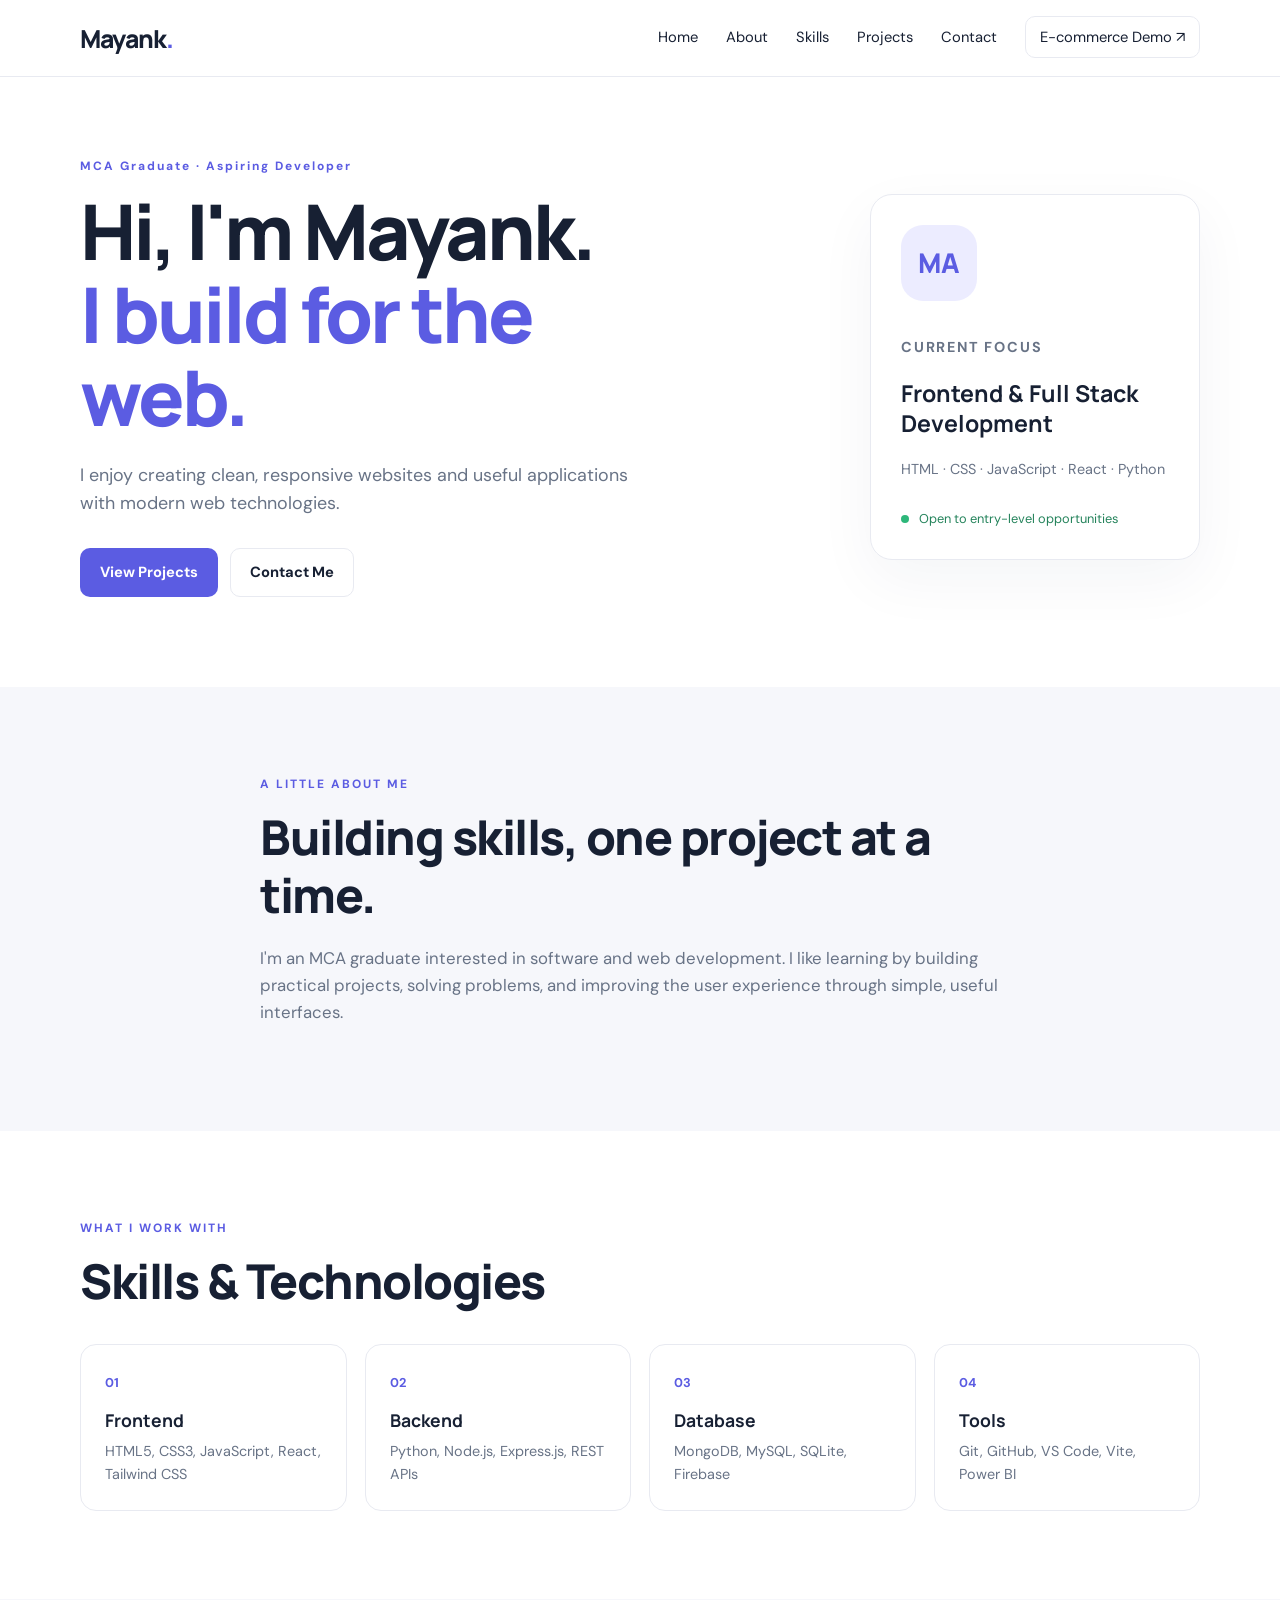
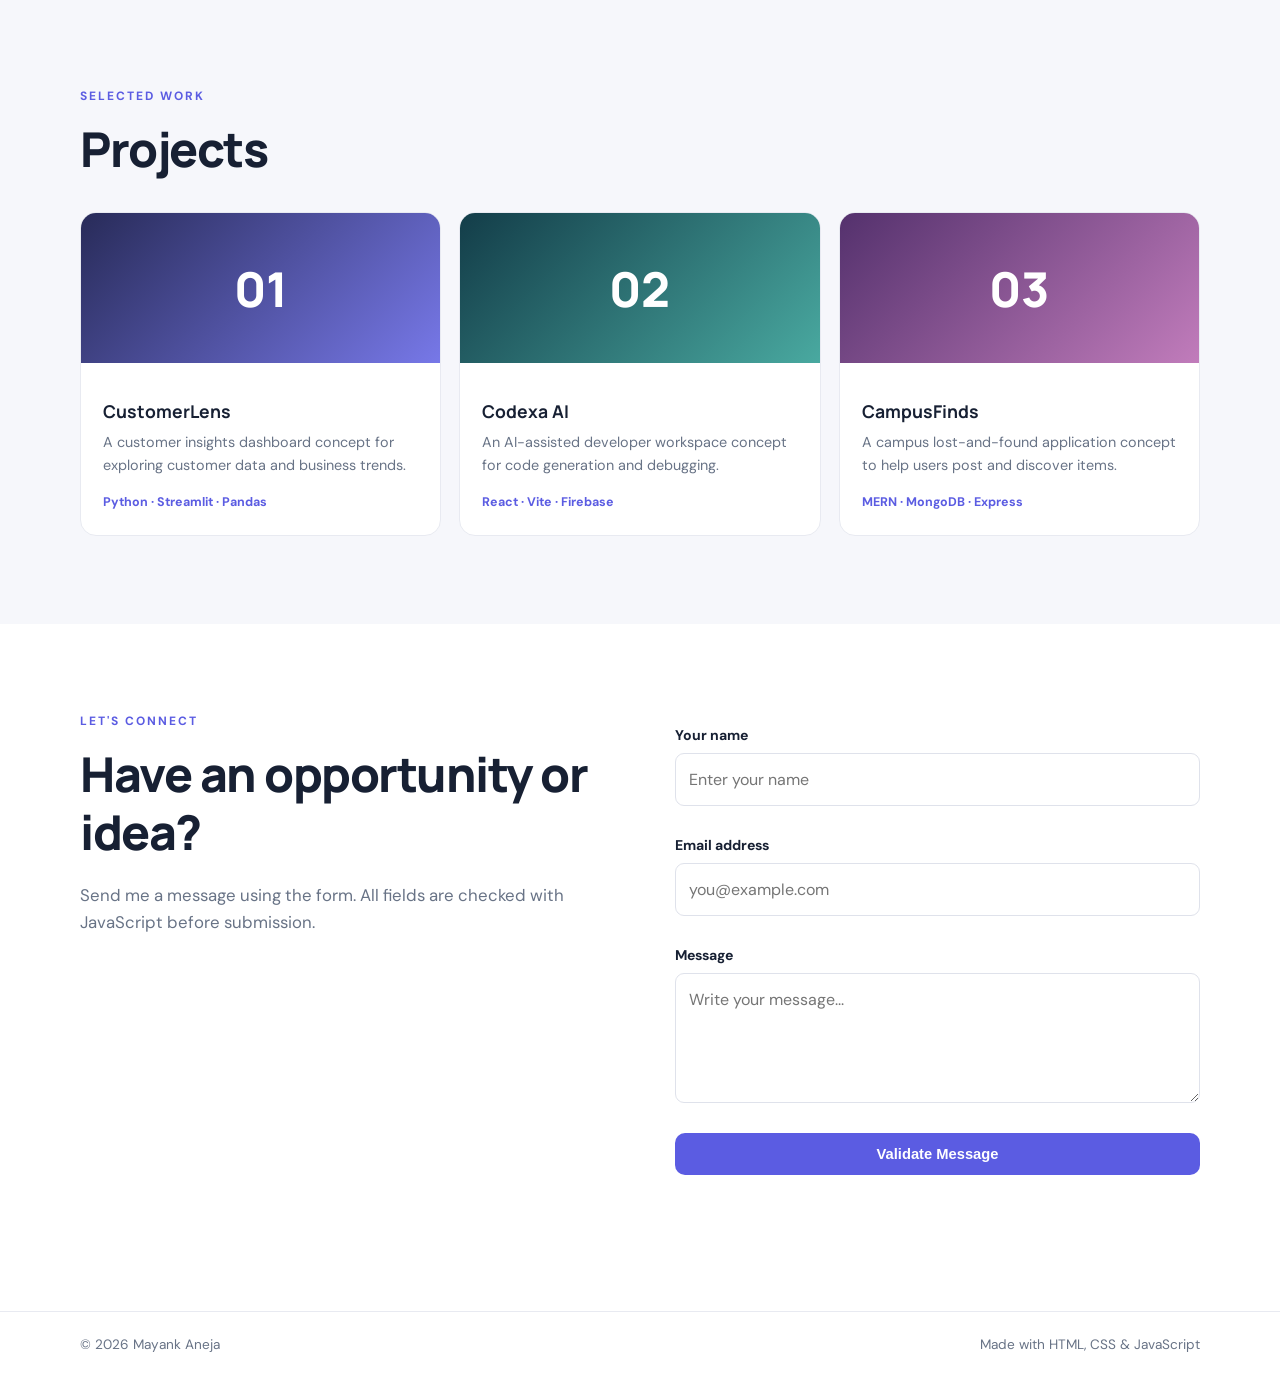
<file: index.html>
<!DOCTYPE html>
<html lang="en">
<head>
  <meta charset="UTF-8">
  <meta name="viewport" content="width=device-width, initial-scale=1.0">
  <meta name="description" content="Mayank Aneja — MCA graduate and aspiring web developer.">
  <title>Mayank Aneja | Web Developer Portfolio</title>
  <link rel="stylesheet" href="style.css">
  <script src="script.js" defer></script>
</head>
<body>
  <header class="site-header">
    <nav class="navbar container" aria-label="Main navigation">
      <a class="logo" href="index.html">Mayank<span>.</span></a>
      <button class="menu-toggle" id="menuToggle" aria-label="Toggle navigation" aria-expanded="false">☰</button>
      <ul class="nav-links" id="navLinks">
        <li><a href="#home">Home</a></li><li><a href="#about">About</a></li>
        <li><a href="#skills">Skills</a></li><li><a href="#projects">Projects</a></li>
        <li><a href="#contact">Contact</a></li><li><a class="nav-cta" href="shop.html">E-commerce Demo ↗</a></li>
      </ul>
    </nav>
  </header>

  <main>
    <section class="hero container" id="home">
      <div class="hero-copy">
        <p class="eyebrow">MCA Graduate · Aspiring Developer</p>
        <h1>Hi, I'm Mayank.<br><span>I build for the web.</span></h1>
        <p class="lead">I enjoy creating clean, responsive websites and useful applications with modern web technologies.</p>
        <div class="hero-actions"><a class="btn primary" href="#projects">View Projects</a><a class="btn secondary" href="#contact">Contact Me</a></div>
      </div>
      <div class="hero-card">
        <div class="avatar">MA</div><p class="card-kicker">CURRENT FOCUS</p>
        <h2>Frontend & Full Stack Development</h2>
        <p>HTML · CSS · JavaScript · React · Python</p>
        <div class="status"><span></span> Open to entry-level opportunities</div>
      </div>
    </section>

    <section class="section soft" id="about">
      <div class="container narrow">
        <p class="eyebrow">A LITTLE ABOUT ME</p><h2 class="section-title">Building skills, one project at a time.</h2>
        <p class="section-text">I'm an MCA graduate interested in software and web development. I like learning by building practical projects, solving problems, and improving the user experience through simple, useful interfaces.</p>
      </div>
    </section>

    <section class="section container" id="skills">
      <p class="eyebrow">WHAT I WORK WITH</p><h2 class="section-title">Skills & Technologies</h2>
      <div class="skill-grid">
        <article class="skill-card"><span>01</span><h3>Frontend</h3><p>HTML5, CSS3, JavaScript, React, Tailwind CSS</p></article>
        <article class="skill-card"><span>02</span><h3>Backend</h3><p>Python, Node.js, Express.js, REST APIs</p></article>
        <article class="skill-card"><span>03</span><h3>Database</h3><p>MongoDB, MySQL, SQLite, Firebase</p></article>
        <article class="skill-card"><span>04</span><h3>Tools</h3><p>Git, GitHub, VS Code, Vite, Power BI</p></article>
      </div>
    </section>

    <section class="section soft" id="projects">
      <div class="container">
        <p class="eyebrow">SELECTED WORK</p><h2 class="section-title">Projects</h2>
        <div class="project-grid">
          <article class="project-card"><div class="project-art art-one">01</div><div class="project-body"><h3>CustomerLens</h3><p>A customer insights dashboard concept for exploring customer data and business trends.</p><div class="tags">Python · Streamlit · Pandas</div></div></article>
          <article class="project-card"><div class="project-art art-two">02</div><div class="project-body"><h3>Codexa AI</h3><p>An AI-assisted developer workspace concept for code generation and debugging.</p><div class="tags">React · Vite · Firebase</div></div></article>
          <article class="project-card"><div class="project-art art-three">03</div><div class="project-body"><h3>CampusFinds</h3><p>A campus lost-and-found application concept to help users post and discover items.</p><div class="tags">MERN · MongoDB · Express</div></div></article>
        </div>
      </div>
    </section>

    <section class="section container" id="contact">
      <div class="contact-layout">
        <div><p class="eyebrow">LET'S CONNECT</p><h2 class="section-title">Have an opportunity or idea?</h2><p class="section-text">Send me a message using the form. All fields are checked with JavaScript before submission.</p></div>
        <form class="contact-form" id="contactForm" novalidate>
          <label for="name">Your name</label><input id="name" name="name" type="text" placeholder="Enter your name">
          <small class="error" id="nameError"></small>
          <label for="email">Email address</label><input id="email" name="email" type="email" placeholder="you@example.com">
          <small class="error" id="emailError"></small>
          <label for="message">Message</label><textarea id="message" name="message" rows="4" placeholder="Write your message..."></textarea>
          <small class="error" id="messageError"></small>
          <button class="btn primary submit-btn" type="submit">Validate Message</button>
          <p class="form-result" id="formResult" role="status"></p>
        </form>
      </div>
    </section>
  </main>
  <footer><div class="container footer-inner"><span>© <span id="year"></span> Mayank Aneja</span><span>Made with HTML, CSS & JavaScript</span></div></footer>
</body>
</html>
</file>
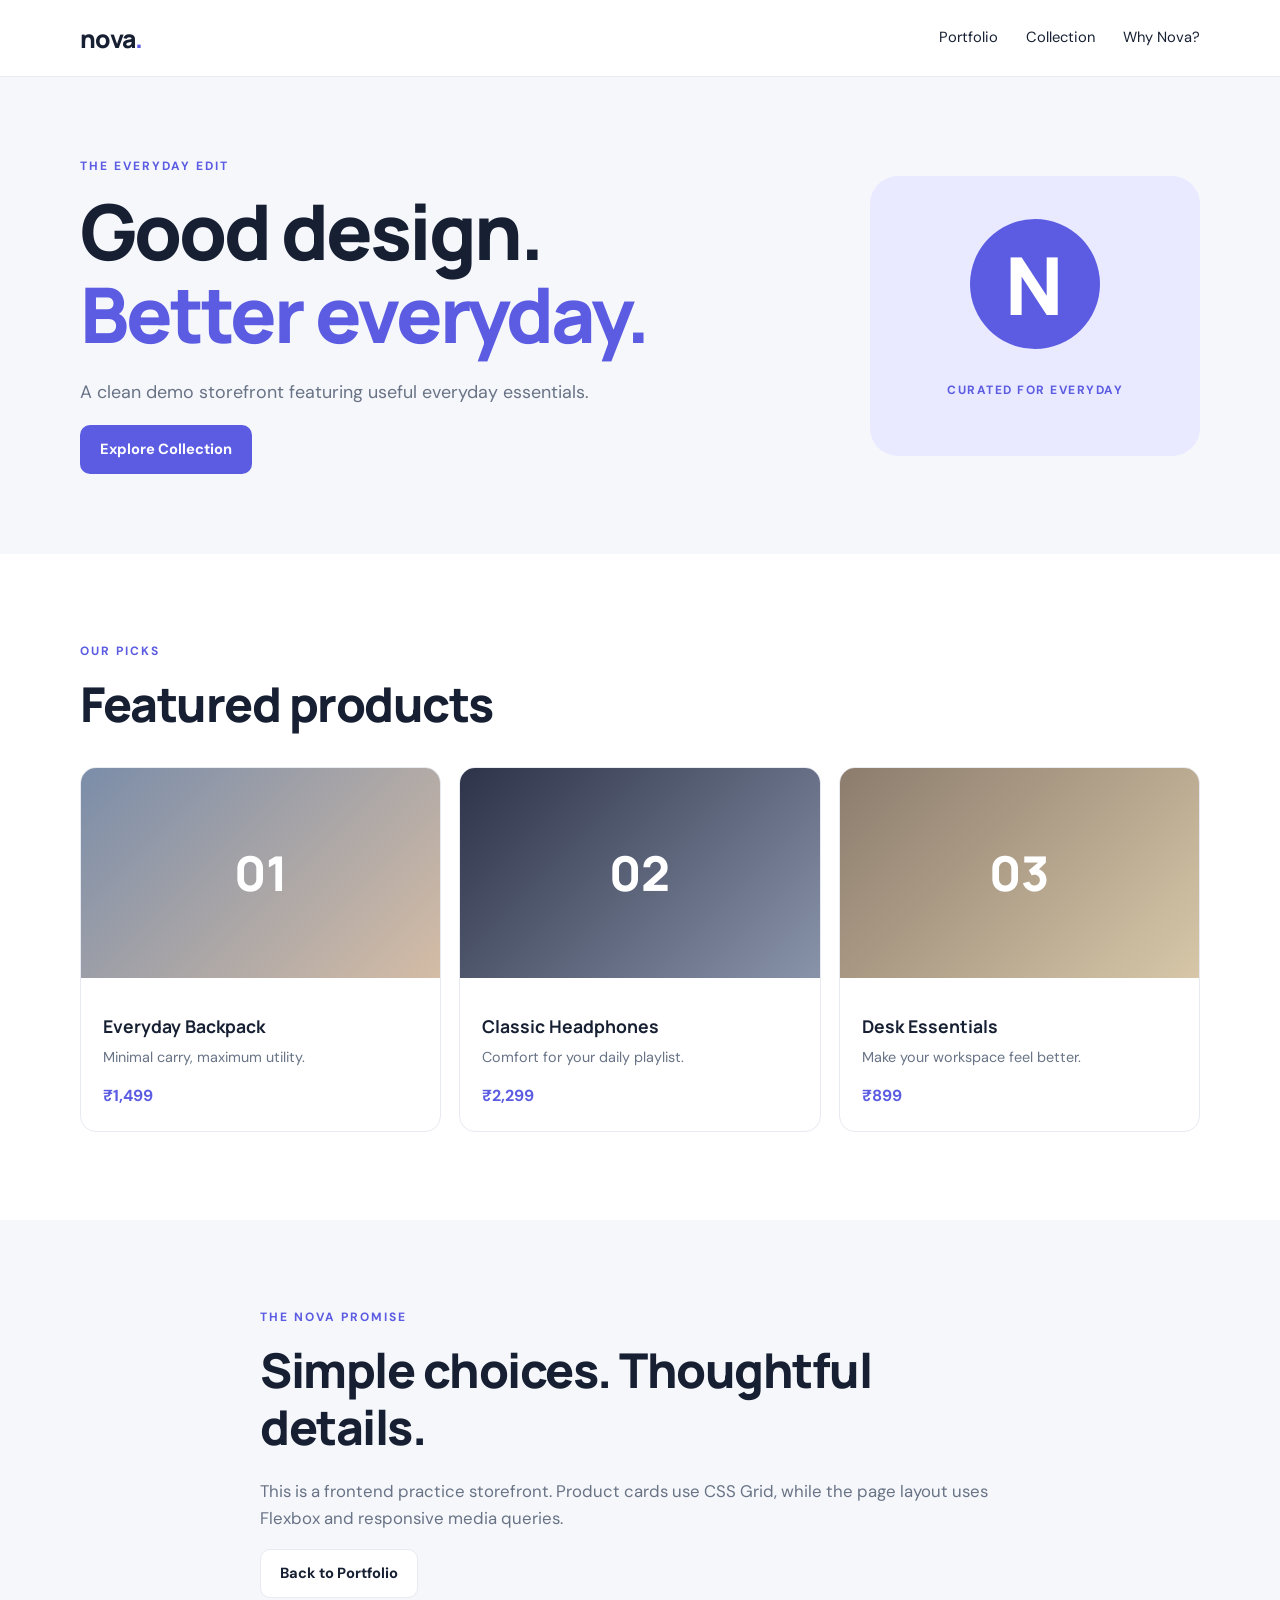
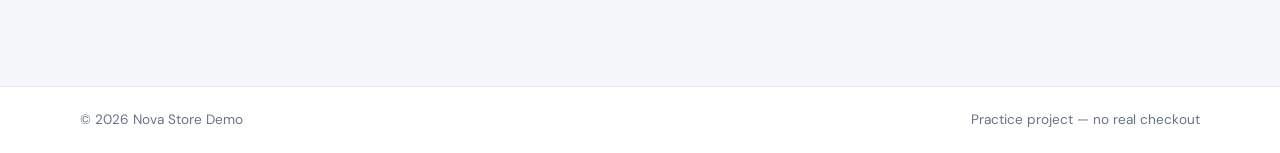
<file: shop.html>
<!DOCTYPE html>
<html lang="en">
<head>
  <meta charset="UTF-8"><meta name="viewport" content="width=device-width, initial-scale=1.0">
  <title>Nova Store | E-commerce Landing Page</title><link rel="stylesheet" href="style.css">
  <script src="script.js" defer></script>
</head>
<body>
  <header class="site-header"><nav class="navbar container" aria-label="Main navigation">
    <a class="logo" href="shop.html">nova<span>.</span></a><button class="menu-toggle" id="menuToggle" aria-label="Toggle navigation" aria-expanded="false">☰</button>
    <ul class="nav-links" id="navLinks"><li><a href="index.html">Portfolio</a></li><li><a href="#collection">Collection</a></li><li><a href="#why">Why Nova?</a></li></ul>
  </nav></header>
  <main>
    <section class="shop-hero"><div class="container shop-hero-inner"><div><p class="eyebrow">THE EVERYDAY EDIT</p><h1>Good design.<br><span>Better everyday.</span></h1><p class="lead">A clean demo storefront featuring useful everyday essentials.</p><a class="btn primary" href="#collection">Explore Collection</a></div><div class="shop-feature"><div class="feature-circle">N</div><p>CURATED FOR EVERYDAY</p></div></div></section>
    <section class="section container" id="collection"><p class="eyebrow">OUR PICKS</p><h2 class="section-title">Featured products</h2>
      <div class="product-grid">
        <article class="product-card"><div class="product-visual product-a">01</div><div class="product-info"><h3>Everyday Backpack</h3><p>Minimal carry, maximum utility.</p><strong>₹1,499</strong></div></article>
        <article class="product-card"><div class="product-visual product-b">02</div><div class="product-info"><h3>Classic Headphones</h3><p>Comfort for your daily playlist.</p><strong>₹2,299</strong></div></article>
        <article class="product-card"><div class="product-visual product-c">03</div><div class="product-info"><h3>Desk Essentials</h3><p>Make your workspace feel better.</p><strong>₹899</strong></div></article>
      </div>
    </section>
    <section class="section soft" id="why"><div class="container narrow"><p class="eyebrow">THE NOVA PROMISE</p><h2 class="section-title">Simple choices. Thoughtful details.</h2><p class="section-text">This is a frontend practice storefront. Product cards use CSS Grid, while the page layout uses Flexbox and responsive media queries.</p><a class="btn secondary" href="index.html">Back to Portfolio</a></div></section>
  </main>
  <footer><div class="container footer-inner"><span>© 2026 Nova Store Demo</span><span>Practice project — no real checkout</span></div></footer>
</body></html>
</file>
<file: style.css>
@import url('https://fonts.googleapis.com/css2?family=DM+Sans:wght@400;500;600;700&family=Manrope:wght@400;500;600;700;800&display=swap');
:root{--ink:#172033;--muted:#687386;--brand:#5b5ce2;--line:#e8eaf1;--soft:#f6f7fb;--white:#fff}
*{box-sizing:border-box}html{scroll-behavior:smooth}body{margin:0;font-family:'DM Sans',sans-serif;color:var(--ink);background:#fff;line-height:1.6}a{color:inherit;text-decoration:none}.container{width:min(1120px,90%);margin:auto}.narrow{max-width:760px}.site-header{position:sticky;top:0;z-index:10;background:rgba(255,255,255,.94);backdrop-filter:blur(12px);border-bottom:1px solid var(--line)}.navbar{min-height:76px;display:flex;align-items:center;justify-content:space-between}.logo{font:800 1.55rem Manrope,sans-serif;letter-spacing:-1px}.logo span,.hero h1 span,.shop-hero h1 span{color:var(--brand)}.nav-links{display:flex;align-items:center;gap:28px;list-style:none;margin:0;padding:0;font-size:.92rem}.nav-links a:hover{color:var(--brand)}.nav-cta{border:1px solid var(--line);padding:10px 14px;border-radius:10px}.menu-toggle{display:none;border:0;background:none;font-size:1.5rem}.hero{min-height:610px;display:flex;align-items:center;justify-content:space-between;gap:50px;padding-top:60px;padding-bottom:70px}.hero-copy{max-width:620px}.eyebrow{font-size:.75rem;font-weight:700;letter-spacing:2px;color:var(--brand);margin:0 0 14px}.hero h1,.shop-hero h1{font:800 clamp(2.8rem,6vw,5rem)/1.08 Manrope,sans-serif;letter-spacing:-3px;margin:0 0 22px}.lead{font-size:1.12rem;color:var(--muted);max-width:560px}.hero-actions{display:flex;gap:12px;margin-top:30px}.btn{display:inline-flex;align-items:center;justify-content:center;border-radius:10px;padding:12px 19px;font-weight:700;font-size:.92rem;border:1px solid transparent;cursor:pointer}.primary{background:var(--brand);color:#fff}.primary:hover{background:#4849c7}.secondary{border-color:var(--line);background:#fff}.hero-card{width:330px;padding:30px;border:1px solid var(--line);border-radius:22px;box-shadow:0 20px 60px #1b24500c}.avatar{width:76px;height:76px;border-radius:22px;background:#ececff;color:var(--brand);display:grid;place-items:center;font:800 1.7rem Manrope;margin-bottom:35px}.card-kicker{font-size:.7rem;letter-spacing:1.8px;color:var(--muted);font-weight:700}.hero-card h2{font:700 1.45rem Manrope;line-height:1.3}.hero-card p{color:var(--muted);font-size:.9rem}.status{font-size:.8rem;color:#24835b;margin-top:28px}.status span{display:inline-block;width:8px;height:8px;background:#2db77a;border-radius:50%;margin-right:7px}.section{padding-top:88px;padding-bottom:88px}.soft{background:var(--soft)}.section-title{font:800 clamp(2rem,4vw,3rem)/1.2 Manrope;letter-spacing:-1.5px;margin:0 0 22px}.section-text{color:var(--muted);font-size:1.05rem}.skill-grid,.project-grid,.product-grid{display:grid;grid-template-columns:repeat(4,1fr);gap:18px;margin-top:34px}.skill-card,.project-card,.product-card{background:#fff;border:1px solid var(--line);border-radius:16px;overflow:hidden}.skill-card{padding:24px}.skill-card span{color:var(--brand);font-weight:700;font-size:.8rem}.skill-card h3,.project-body h3,.product-info h3{font:700 1.1rem Manrope;margin:14px 0 8px}.skill-card p,.project-body p,.product-info p{font-size:.9rem;color:var(--muted);margin:0}.project-grid{grid-template-columns:repeat(3,1fr)}.project-art{height:150px;display:grid;place-items:center;font:800 3rem Manrope;color:#fff}.art-one{background:linear-gradient(135deg,#282b59,#7778e8)}.art-two{background:linear-gradient(135deg,#133d49,#49a9a0)}.art-three{background:linear-gradient(135deg,#54316d,#c17cbb)}.project-body,.product-info{padding:22px}.tags{margin-top:16px;color:var(--brand);font-size:.78rem;font-weight:700}.contact-layout{display:grid;grid-template-columns:1fr 1fr;gap:70px}.contact-form{display:flex;flex-direction:column}.contact-form label{font-size:.88rem;font-weight:700;margin:12px 0 6px}.contact-form input,.contact-form textarea{width:100%;border:1px solid #dfe2eb;border-radius:9px;padding:13px;font:inherit;outline:none}.contact-form input:focus,.contact-form textarea:focus{border-color:var(--brand);box-shadow:0 0 0 3px #5b5ce21c}.error{color:#c33;font-size:.78rem;min-height:16px}.submit-btn{margin-top:14px}.form-result{font-size:.88rem;color:#24835b;min-height:20px}footer{border-top:1px solid var(--line);padding:22px 0;color:var(--muted);font-size:.85rem}.footer-inner{display:flex;justify-content:space-between;gap:15px}.shop-hero{background:var(--soft);padding:80px 0}.shop-hero-inner{display:flex;align-items:center;justify-content:space-between;gap:40px}.shop-feature{width:330px;height:280px;background:#e9e9ff;border-radius:28px;display:flex;flex-direction:column;align-items:center;justify-content:center;color:var(--brand);font-size:.75rem;font-weight:700;letter-spacing:1.5px}.feature-circle{width:130px;height:130px;border-radius:50%;background:var(--brand);color:#fff;display:grid;place-items:center;font:800 5rem Manrope;margin-bottom:20px}.product-grid{grid-template-columns:repeat(3,1fr)}.product-visual{height:210px;display:grid;place-items:center;font:800 3rem Manrope;color:#fff}.product-a{background:linear-gradient(135deg,#7b8da9,#d4bca5)}.product-b{background:linear-gradient(135deg,#2d3348,#8993aa)}.product-c{background:linear-gradient(135deg,#8c7c6d,#d7c7a8)}.product-info strong{display:block;margin-top:14px;color:var(--brand)}
@media(max-width:800px){.menu-toggle{display:block}.nav-links{display:none;position:absolute;top:76px;left:0;right:0;background:#fff;border-bottom:1px solid var(--line);padding:20px 5%;flex-direction:column;align-items:flex-start;gap:18px}.nav-links.open{display:flex}.hero{min-height:auto;flex-direction:column;align-items:flex-start;padding-top:70px}.hero-card{width:100%}.skill-grid{grid-template-columns:repeat(2,1fr)}.contact-layout{grid-template-columns:1fr;gap:25px}.shop-hero-inner{flex-direction:column;align-items:flex-start}.shop-feature{width:100%}}
@media(max-width:560px){.hero h1,.shop-hero h1{letter-spacing:-2px}.project-grid,.product-grid{grid-template-columns:1fr}.skill-grid{grid-template-columns:1fr 1fr}.section{padding-top:65px;padding-bottom:65px}.footer-inner{flex-direction:column}.hero-actions{flex-wrap:wrap}.skill-card{padding:18px}}
</file>
